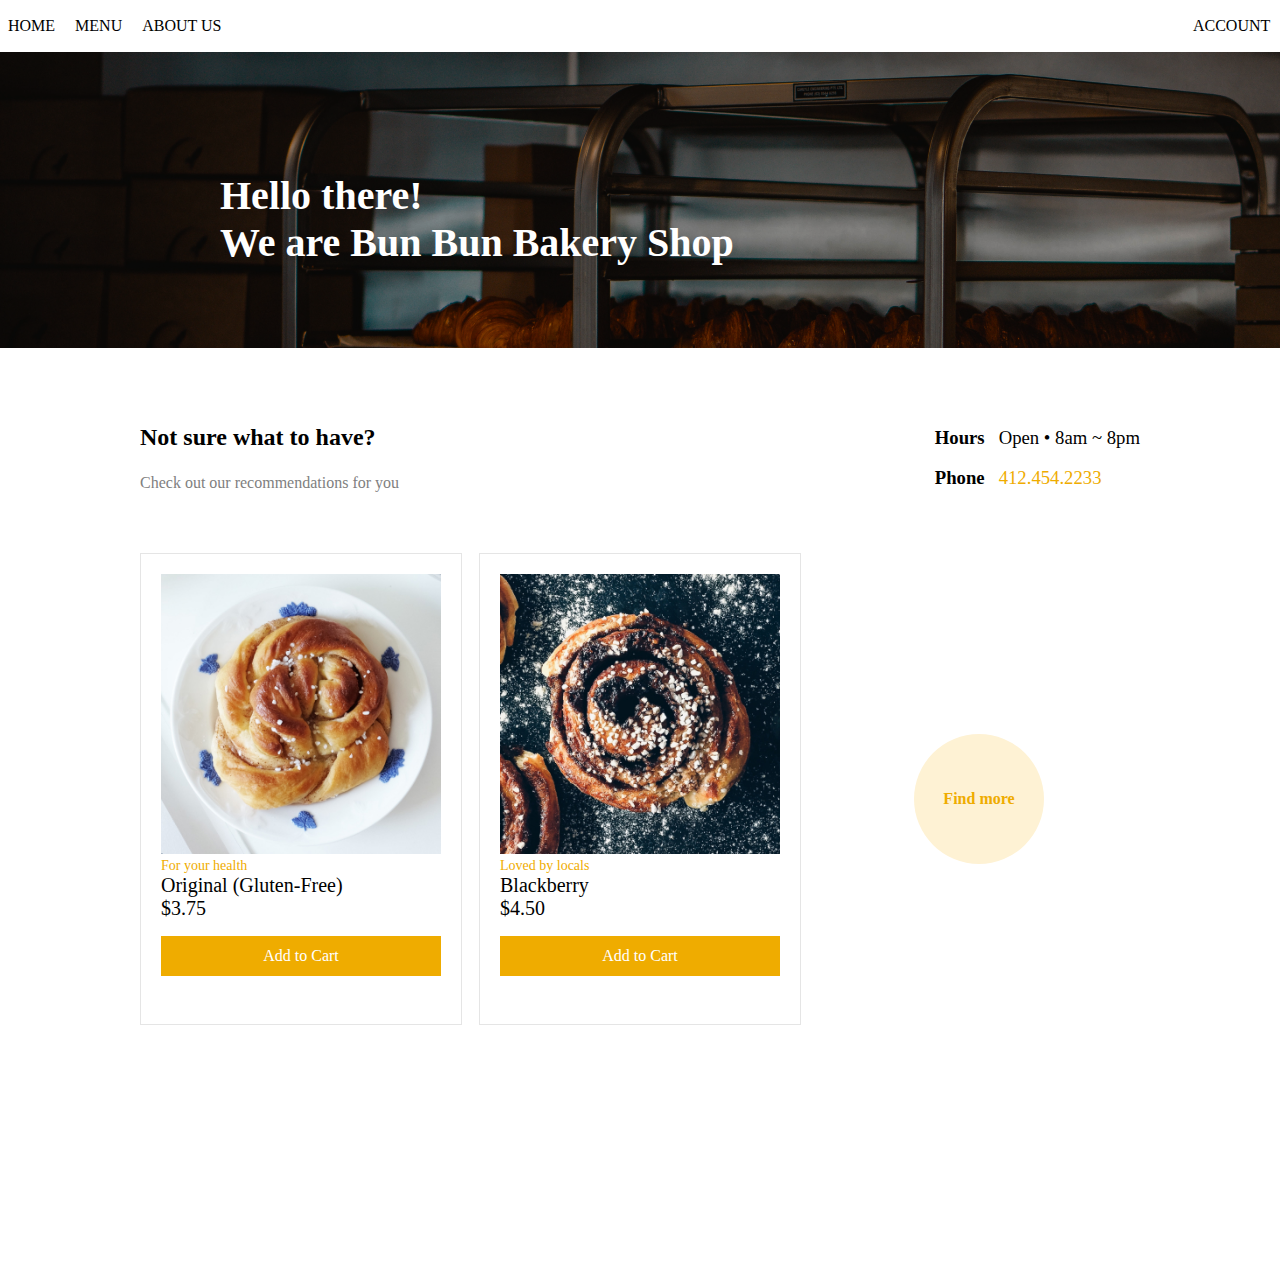
<file: index.html>
<!DOCTYPE html>
    <head>
        <link rel="stylesheet" href="styles.css">
    </head> 
    <body>
        <nav class="navBar">
            <div class="navBar__column">
                <a class="navBar__title" href="home.html">HOME</a>
                <a class="navBar__title" href="menu.html">MENU</a>
                <a class="navBar__title" href="about.html">ABOUT US</a>
            </div>   
            <div class="navBar__column">
                <a class="navBar__title" href="account.html">ACCOUNT</a>
                <a class="navBar__title" href="cart.html">CART</a> 
                <a class="navBar__title" href="location.html">LOCATION</a>                
            </div>
        </nav>
        <div class="hero--home">
            <img class="hero--home__img" src="images/home_hero.png" alt="bakery kitchen">
            <p class="hero--home__title"> 
                Hello there! <br> 
                We are Bun Bun Bakery Shop 
            </p>
        </div>
        <main>
            <section class="section--home">
                <div class="section--home row">
                    <div class="section--home__recommend">
                        <h1 class="section-heading">Not sure what to have?</h1>
                        <h5 class="section-subtitle">Check out our recommendations for you</h5>
                    </div>
                    <div class="section--home__operating-info"> 
                        <h3 class="section--home__operating-info__hours">Hours &nbsp;&nbsp;<span>Open • 8am ~ 8pm</span></h3>
                        <h3 class="section--home__operating-info__phone">Phone &nbsp;&nbsp;<span id="contact-phone">412.454.2233</span></h3>
                    </div>
                </div>
                <div id="content-container">
                    <div class="card menu-recommend">
                        <img class="menu-photo" src="images/menu_original.jpg" alt="topview of an original cinnamon roll">
                        <div class="recommend-topic">For your health</div>
                        <div class="menu-title">Original (Gluten-Free)</div>
                        <div class="menu-price">$3.75</div>
                        <div class="menu-btn">
                            <p class="menu-btn__title">Add to Cart</p>
                        </div> 
                    </div>
                    <div class="card menu-recommend">
                        <img class="menu-photo" src="images/menu_blackberry.jpg" alt="topview of a blackberry cinnamon roll">
                        <div class="recommend-topic">Loved by locals</div>
                        <div class="menu-title">Blackberry</div>
                        <div class="menu-price">$4.50</div>
                        <div class="menu-btn">
                            <p class="menu-btn__title">Add to Cart</p>
                        </div> 
                    </div>
                    <div class="btn-circle-area">
                        <div class="btn-circle">
                            <div class="btn-circle__title">Find more</div>
                        </div>
                    </div>
                </div>
            </section>
        </main>
        <footer>
        </footer>

    </body>
</html>
</file>
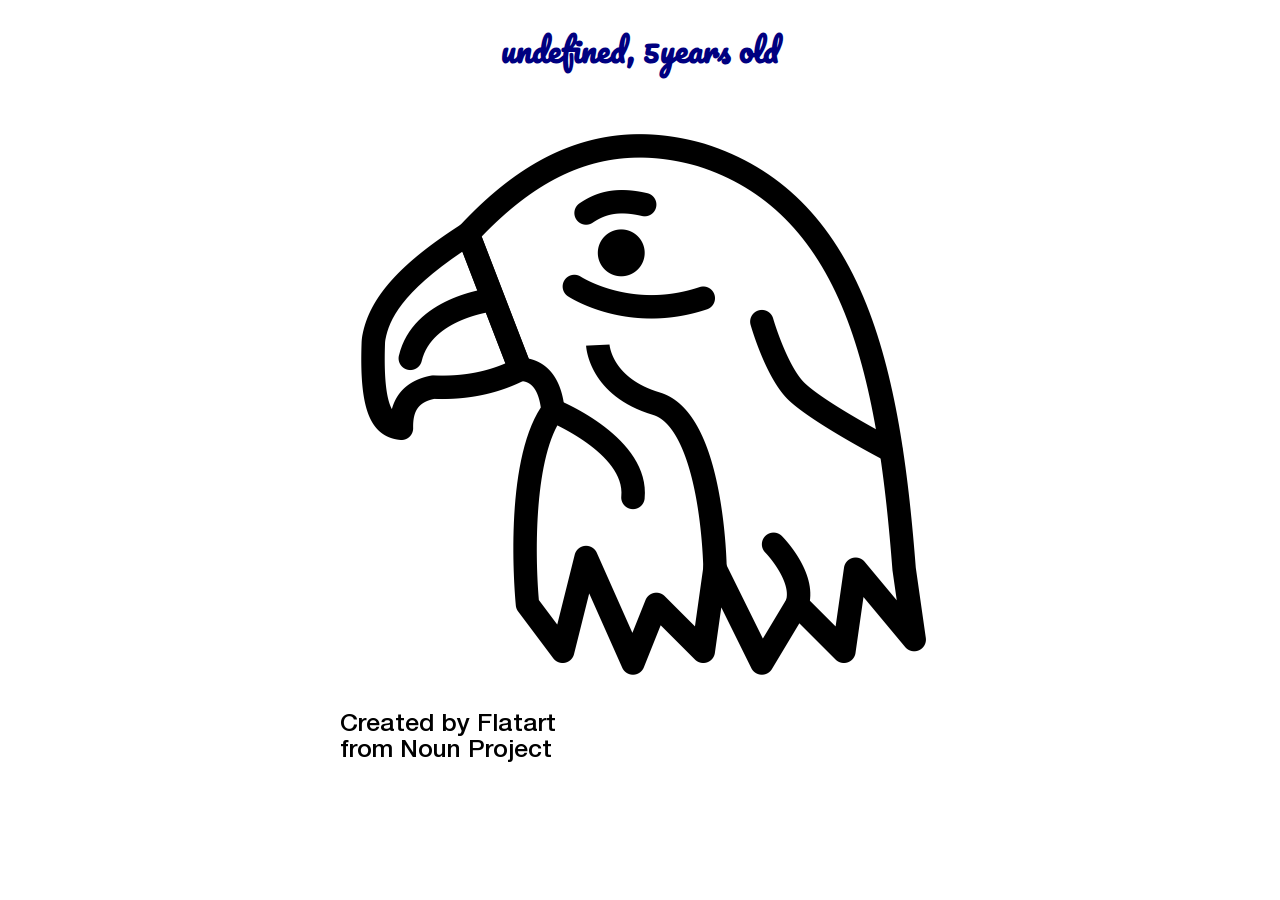
<file: pui_lab7_starter-main/index.html>
<!doctype html>
<html lang="en">
    <head>
        <title>Zookeeper</title>
        <!-- style -->
        <link rel="stylesheet" type="text/css" href="style.css">
        <link href="https://fonts.googleapis.com/css?family=Open+Sans+Condensed:300|Pacifico" rel="stylesheet">
        <!-- javascript -->
        <script src="main.js" type="text/javascript"></script>
    </head>

    <body onload="onLoad()">
        <!-- container for the whole page for styling -->
        <div id="container">
            <!-- animal information -->
            <div id="animal">
                <h1 id="animal-properties"></h1>
                <img id="animal-img" src="" alt="">
            </div>
        </div>
    </body>
</html>
</file>
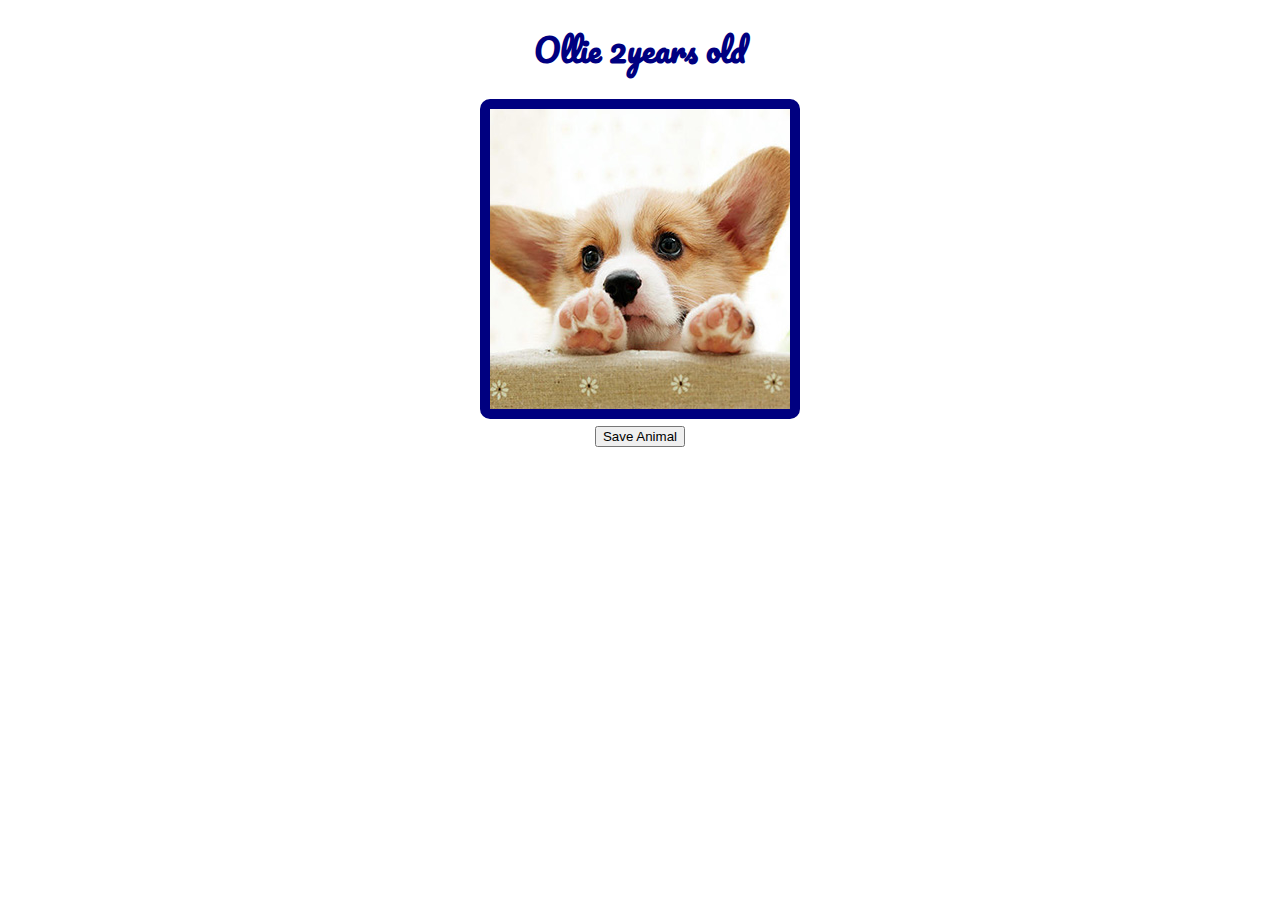
<file: pui_lab_week8/index.html>
<!doctype html>
<html lang="en">
    <head>
        <title>Zookeeper</title>
        <!-- style -->
        <link rel="stylesheet" type="text/css" href="style.css">
        <link href="https://fonts.googleapis.com/css?family=Open+Sans+Condensed:300|Pacifico" rel="stylesheet">
        <!-- javascript -->
        <script src="main.js" type="text/javascript"></script>
    </head>

    <body onload="onLoad()">
        <!-- container for the whole page for styling -->
        <div id="container">
            <!-- animal information -->
            <div id="animal">
                <h1 id="animal-properties"></h1>
                <img id="animal-img" src="" alt="">
            </div>
            <button id="btn-storage">Save animal</button>
            <p id="result"></p>
        </div>
    </body>
</html>
</file>
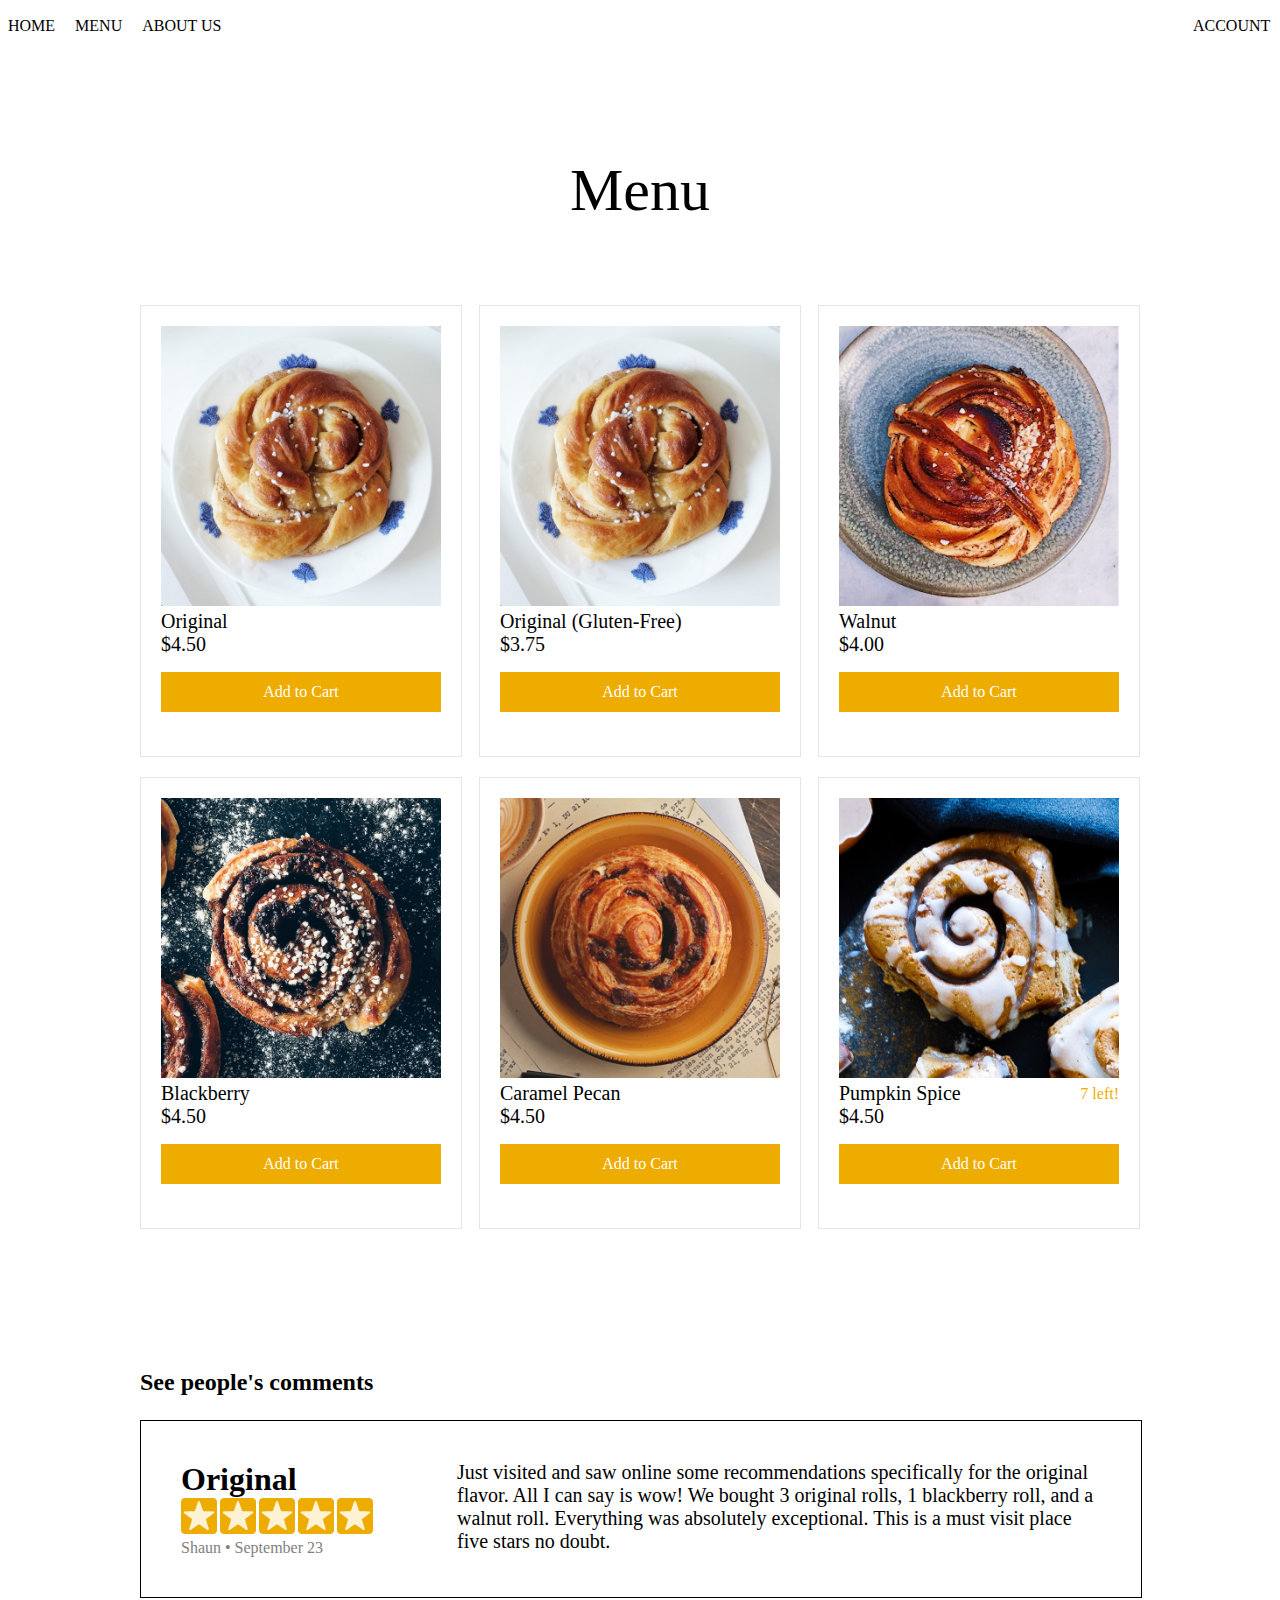
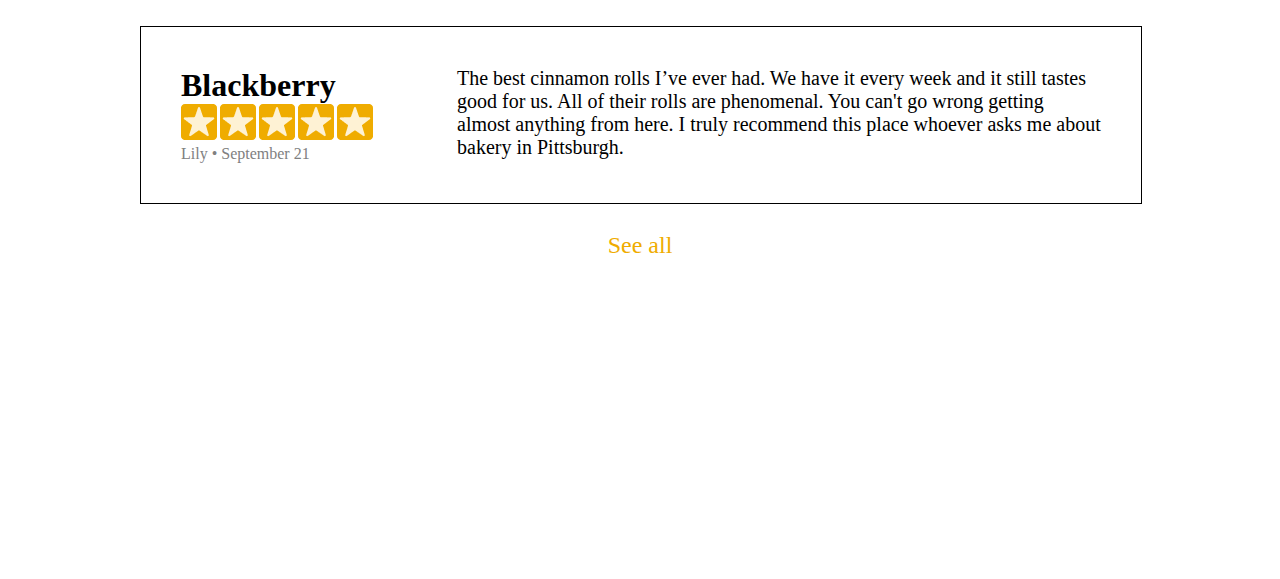
<file: menu.html>
<!DOCTYPE html>
    <head>
        <link rel="stylesheet" href="styles.css">
    </head> 
    <body>
        <nav class="navBar">
            <div class="navBar__column">
                <a class="navBar__title" href="index.html">HOME</a>
                <a class="navBar__title" href="menu.html">MENU</a>
                <a class="navBar__title" href="about.html">ABOUT US</a>
            </div>   
            <div class="navBar__column">
                <a class="navBar__title" href="account.html">ACCOUNT</a>
                <a class="navBar__title" href="cart.html">CART</a> 
                <a class="navBar__title" href="location.html">LOCATION</a>                
            </div>
        </nav>
        <main>
            <div class="page-title">
                Menu
            </div>
            <section id="content-container">
                <div class="card menu">
                    <img class="menu-photo" src="images/menu_original.jpg" alt="topview of an original cinnamon roll">
                    <div class="menu-title">Original</div>
                    <div class="menu-price">$4.50</div>
                    <div class="menu-btn">
                        <p class="menu-btn__title">Add to Cart</p>
                    </div> 
                </div>
                <div class="card menu">
                    <img class="menu-photo" src="images/menu_original.jpg" alt="topview of an original gluten-free cinnamon roll">
                    <div class="menu-title">Original (Gluten-Free)</div>
                    <div class="menu-price">$3.75</div>
                    <a class="menu-btn" href="product.html">
                        <p class="menu-btn__title">Add to Cart</p>
                    </a>
                </div>
                <div class="card menu">
                    <img class="menu-photo" src="images/menu_walnut.jpg" alt="topview of a walnut cinnamon roll">
                    <div class="menu-title">Walnut</div>
                    <div class="menu-price">$4.00</div>
                    <div class="menu-btn">
                        <p class="menu-btn__title">Add to Cart</p>
                    </div> 
                </div>
                <div class="card menu">
                    <img class="menu-photo" src="images/menu_blackberry.jpg" alt="topview of a blackberry cinnamon roll">
                    <div class="menu-title">Blackberry</div>
                    <div class="menu-price">$4.50</div>
                    <div class="menu-btn">
                        <p class="menu-btn__title">Add to Cart</p>
                    </div> 
                </div>
                <div class="card menu">
                    <img class="menu-photo" src="images/menu_caramel.jpg" alt="topview of a caramel pecan cinnamon roll">
                    <div class="menu-title">Caramel Pecan</div>
                    <div class="menu-price">$4.50</div>
                    <div class="menu-btn">
                        <p class="menu-btn__title">Add to Cart</p>
                    </div> 
                </div>
                <div class="card menu">
                    <img class="menu-photo" src="images/menu_pumpkin.jpg" alt="topview of a pumpkin spice cinnamon roll">
                    <div class="menu-title-status">
                        <div class="menu-title">Pumpkin Spice</div>
                        <div class="menu-status">7 left!</div>
                    </div>
                    <div class="menu-price">$4.50</div>
                    <div class="menu-btn">
                        <p class="menu-btn__title">Add to Cart</p>
                    </div> 
                </div>
            </section>
            <section>
                <div id="section-heading--review">
                    <div class="section-heading"> See people's comments </div>
                </div>
                <div class="review">
                    <div class="review__column first">
                        <div>
                            <div class="review-title">
                                Original
                            </div>
                            <img class="review-ratings" src="images/ratings-star.png" alt="5 stars review">
                        </div>
                        <div class="review-date">
                            Shaun • September 23
                        </div>
                    </div>
                    <div class="review__column">
                        <div class="review-detail">
                            Just visited and saw online some recommendations specifically for the original flavor. 
                            All I can say is wow! We bought 3 original rolls, 1 blackberry roll, and a walnut roll. 
                            Everything was absolutely exceptional. This is a must visit place five stars no doubt.
                        </div>
                    </div>
                </div>
                <div class="review">
                    <div class="review__column first">
                        <div>
                            <div class="review-title">
                                Blackberry
                            </div>
                            <img class="review-ratings" src="images/ratings-star.png" alt="5 stars review">
                        </div>
                        <div class="review-date">
                            Lily • September 21
                        </div>
                    </div>
                    <div class="review__column">
                        <div class="review-detail">
                            The best cinnamon rolls I’ve ever had. We have it every week and it still tastes good for us. 
                            All of their rolls are phenomenal. You can't go wrong getting almost anything from here. 
                            I truly recommend this place whoever asks me about bakery in Pittsburgh.
                        </div>
                    </div>
                </div>
                <div class="review-more">
                    See all
                <div>
                <div>
            </section>
        </main>
        <footer>
        </footer>
    </body>
</html>
</file>
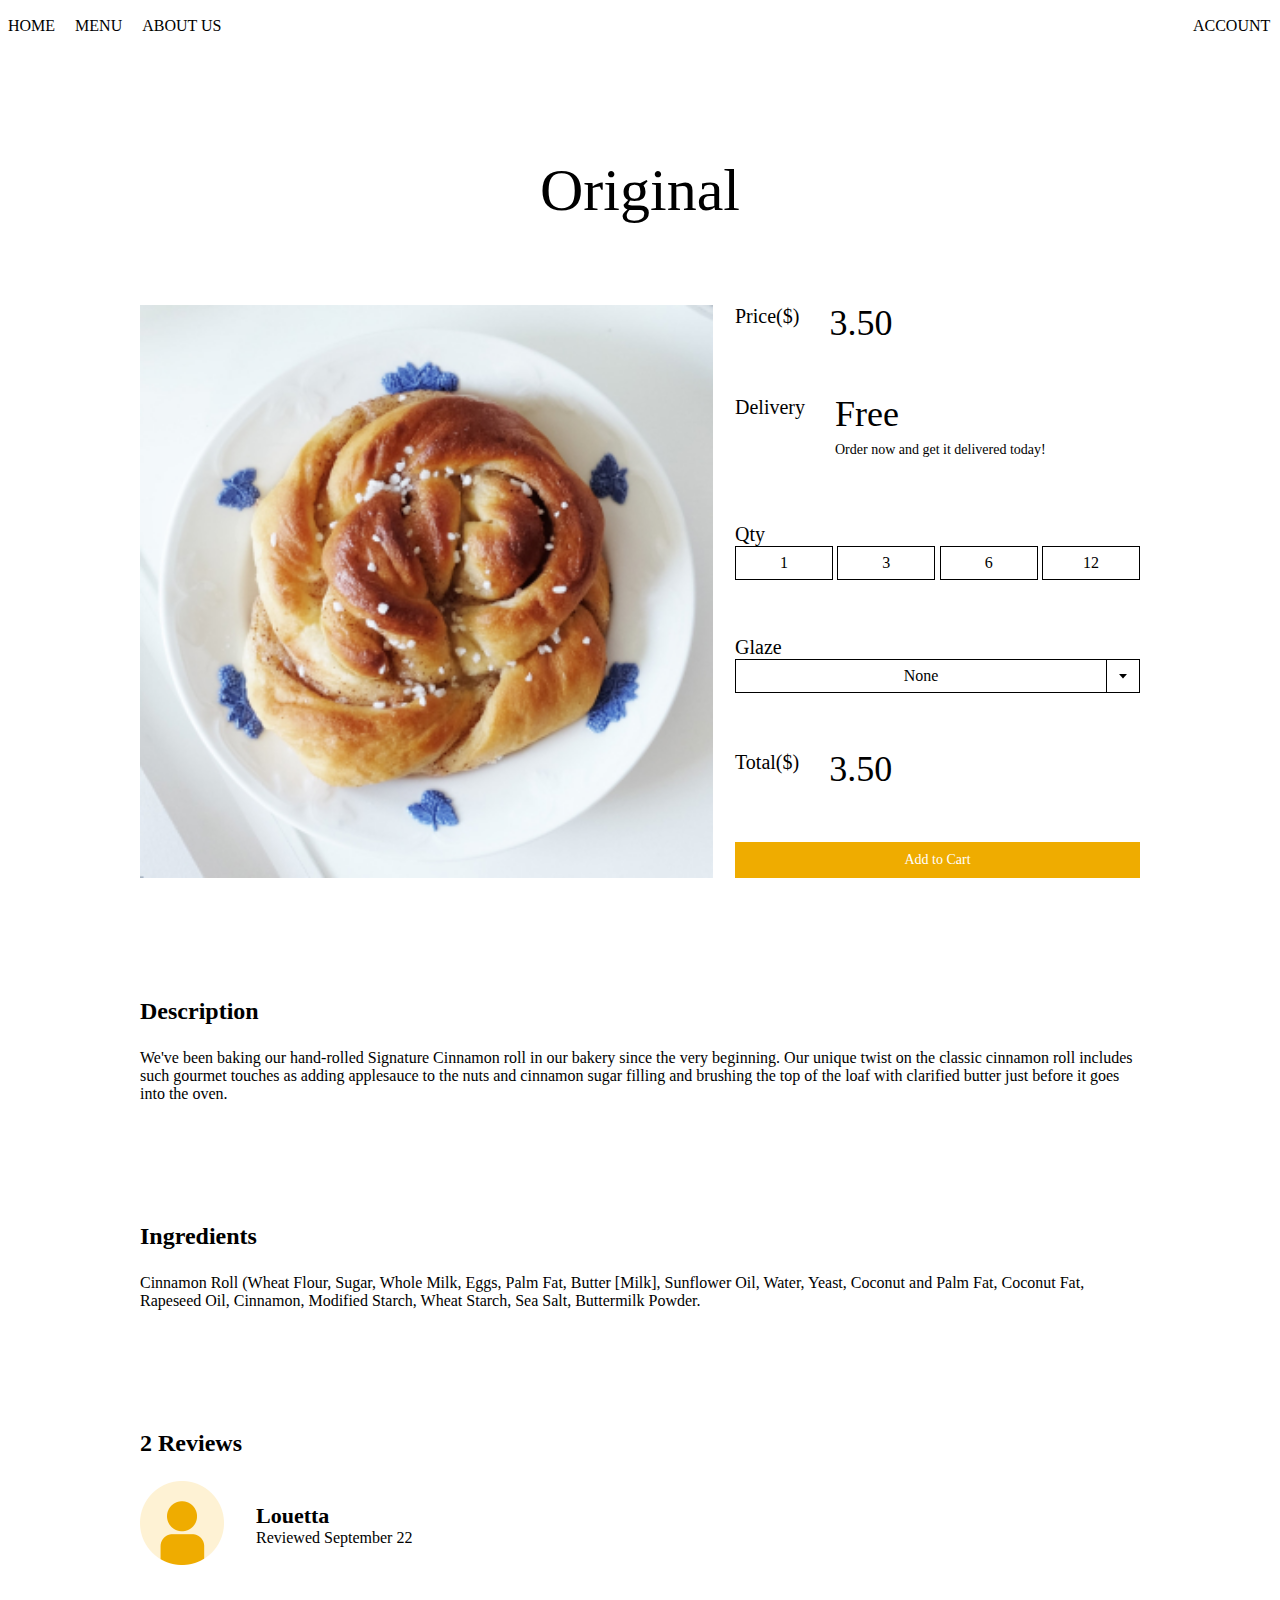
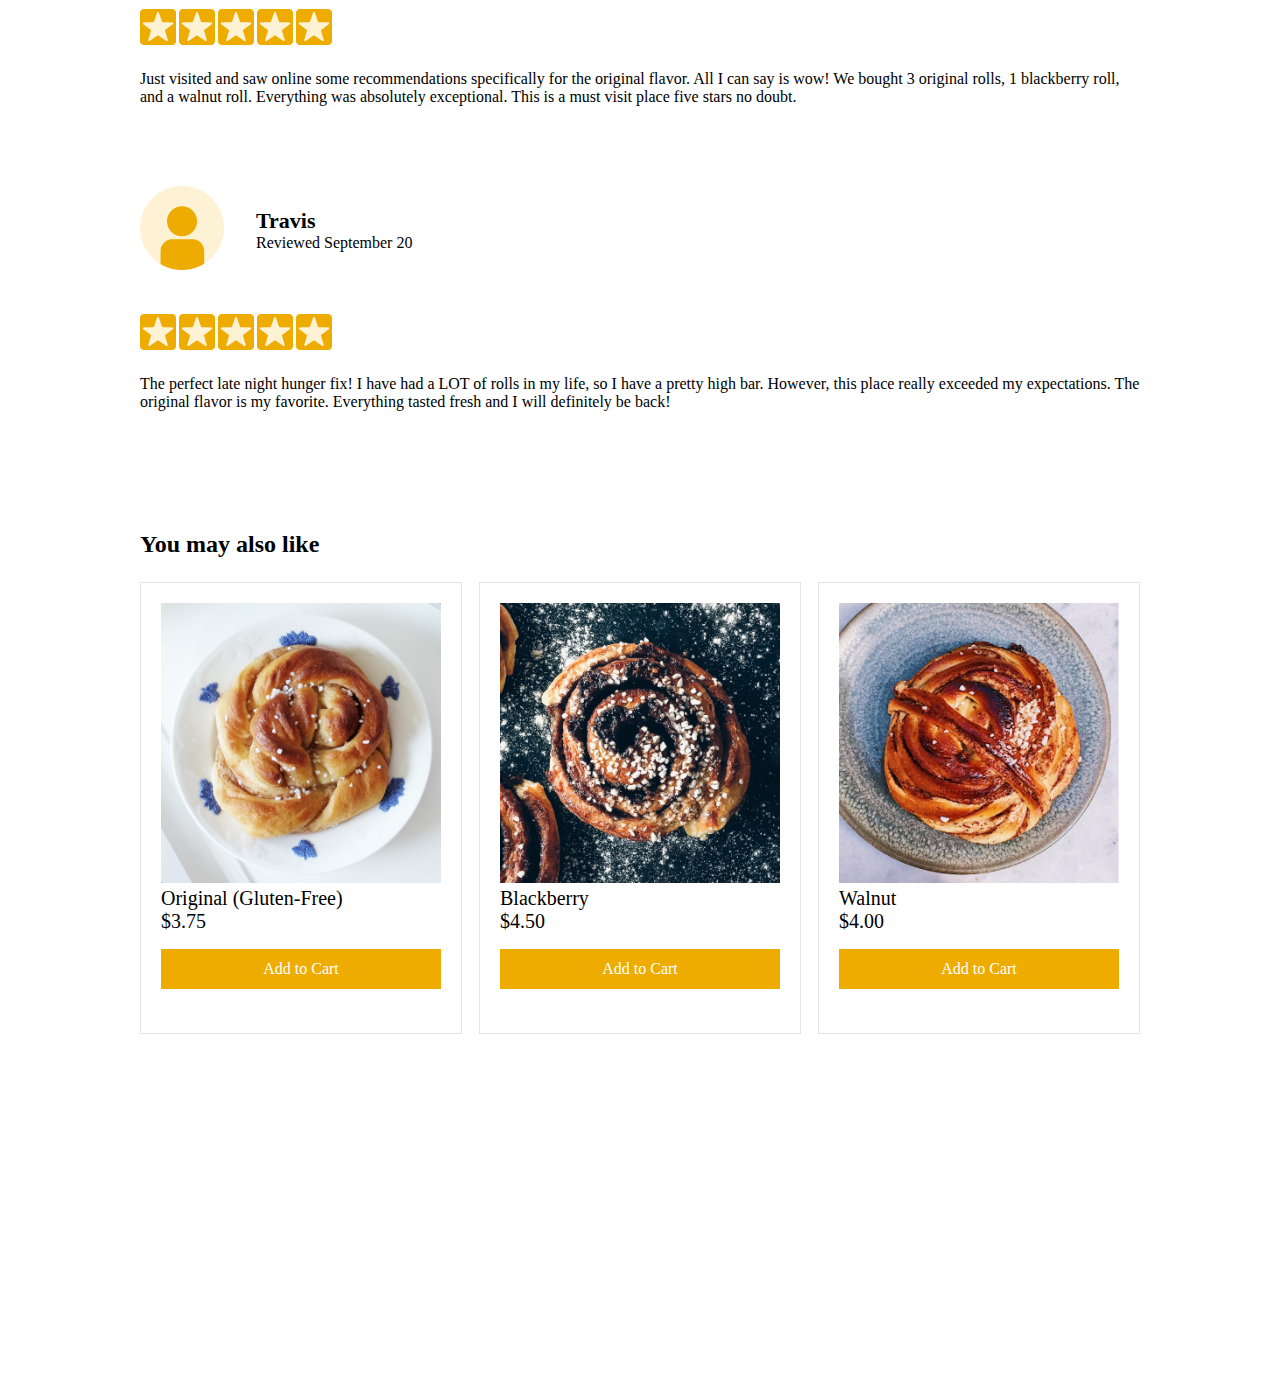
<file: product.html>
<!DOCTYPE html>
    <head>
         <link rel="stylesheet" href="styles.css">
    </head> 
    <body>
        <nav class="navBar">
            <div class="navBar__column">
                <a class="navBar__title" href="index.html">HOME</a>
                <a class="navBar__title" href="menu.html">MENU</a>
                <a class="navBar__title" href="about.html">ABOUT US</a>
            </div>   
            <div class="navBar__column">
                <a class="navBar__title" href="account.html">ACCOUNT</a>
                <a class="navBar__title" href="cart.html">CART</a> 
                <a class="navBar__title" href="location.html">LOCATION</a>                
            </div>
        </nav>
        <main>
            <div class="page-title">
                Original
            </div>
            <section id="content-container">
                <div class="content-container__column">
                    <img class="product-photo" src="images/menu_original.jpg"  alt="topview of an original cinnamon roll">
                </div>
                <div class="content-container__column">
                    <div class="product-option">
                        <div class="option-title">
                            Price($)
                        </div>
                        <div class="option-content">
                            3.50
                        </div>
                    </div>
                    <div class="product-option">
                        <div class="option-title">
                            Delivery
                        </div>
                        <div class="option-content">
                            Free <br>
                            <p class="option-content--delivery-info"> Order now and get it delivered today!</p>
                        </div>    
                    </div>
                    <div class="product-option--qty">
                        <div class="option-title">
                            Qty
                        </div>
                        <div class="option-content--qty">
                            <div class="option-content--qty__btn">
                                1
                            </div>
                            <div class="option-content--qty__btn">
                                3
                            </div>
                            <div class="option-content--qty__btn">
                                6
                            </div>
                            <div class="option-content--qty__btn">
                                12
                            </div>                            
                        </div>
                    </div>
                    <div class="product-option--glaze">
                        <div class="option-title">
                            Glaze
                        </div>   
                        <div class="option-content--glaze">
                            <div class="option-content-glaze__dropdown">
                                None
                            </div>
                            <div class="option-content-glaze__chevron">
                                <img class="chevron" src="images/chevron.png">
                            </div>
                        </div> 
                    </div>
                    <div class="product-option">
                        <div class="option-title">
                            Total($)
                        </div>
                        <div class="option-content">
                            3.50
                        </div>
                    </div>
                    <div class="product-option__cart-btn">
                        Add to Cart
                    </div>
                </div>
            </section>

            <section>
                <div id="section-heading--description">
                    <div class="section-heading">
                        Description
                    </div>
                </div>
                <div class="description">
                    We've been baking our hand-rolled Signature Cinnamon roll in our bakery since the very beginning. 
                    Our unique twist on the classic cinnamon roll includes such gourmet touches as adding applesauce 
                    to the nuts and cinnamon sugar filling and brushing the top of the loaf with clarified butter just 
                    before it goes into the oven.
                </div>
            </section>

            <section>
                <div id="section-heading--ingredients">
                    <div class="section-heading">
                        Ingredients
                    </div>
                </div>
                <div class="ingredients">
                    Cinnamon Roll (Wheat Flour, Sugar, Whole Milk, Eggs, Palm Fat, Butter [Milk], Sunflower Oil, Water, Yeast,
                    Coconut and Palm Fat, Coconut Fat, Rapeseed Oil, Cinnamon, Modified Starch, Wheat Starch, Sea Salt, Buttermilk Powder.
                </div>
            </section>

            <section>
                <div id="section-heading--review">
                    <div class="section-heading"> 2 Reviews </div>
                </div>
                <div class="review--avatar">
                    <div class="review--avatar__personal-info">
                        <div class="review--avatar__column">
                            <img class="review--avatar-icon" src="images/avatar.png">
                        </div>
                        <div class="review--avatar__column">
                            <div class="review--avatar-name">
                                Louetta
                            </div>
                            <div class="review--avatar-date">
                                Reviewed September 22
                            </div>
                        </div>    
                    </div>
                    <div class="reveiew--avatar__ratings">
                        <img class="review-ratings" src="images/ratings-star.png">
                    </div>
                    <div class="review--avatar__detail">
                        Just visited and saw online some recommendations specifically for the original flavor. 
                        All I can say is wow! We bought 3 original rolls, 1 blackberry roll, and a walnut roll. 
                        Everything was absolutely exceptional. This is a must visit place five stars no doubt.
                    </div>
                </div>
                <div class="review--avatar">
                    <div class="review--avatar__personal-info">
                        <div class="review--avatar__column">
                            <img class="review--avatar-icon" src="images/avatar.png">
                        </div>
                        <div class="review--avatar__column">
                            <div class="review--avatar-name">
                                Travis
                            </div>
                            <div class="review--avatar-date">
                                Reviewed September 20
                            </div>
                        </div>    
                    </div>
                    <div class="reveiew--avatar__ratings">
                        <img class="review-ratings" src="images/ratings-star.png">
                    </div>
                    <div class="review--avatar__detail">
                        The perfect late night hunger fix! I have had a LOT of rolls in my life, so I have a pretty high bar. 
                        However, this place really exceeded my expectations. The original flavor is my favorite. Everything tasted fresh 
                        and I will definitely be back! 
                    </div>
                </div>
            </section>

            <section>
                <div id="section-heading--review">
                    <div class="section-heading"> You may also like </div>
                </div>
                <div id="content-container">
                    <div class="card menu">
                        <img class="menu-photo" src="images/menu_original.jpg" alt="topview of an original cinnamon roll">
                        <div class="menu-title">Original (Gluten-Free)</div>
                        <div class="menu-price">$3.75</div>
                        <div class="menu-btn">
                            <p class="menu-btn__title">Add to Cart</p>
                        </div> 
                    </div>
                    <div class="card menu">
                        <img class="menu-photo" src="images/menu_blackberry.jpg" alt="topview of a blackberry cinnamon roll">
                        <div class="menu-title">Blackberry</div>
                        <div class="menu-price">$4.50</div>
                        <div class="menu-btn">
                            <p class="menu-btn__title">Add to Cart</p>
                        </div> 
                    </div>
                    <div class="card menu">
                        <img class="menu-photo" src="images/menu_walnut.jpg"  alt="topview of a walnut cinnamon roll">
                        <div class="menu-title">Walnut</div>
                        <div class="menu-price">$4.00</div>
                        <div class="menu-btn">
                            <p class="menu-btn__title">Add to Cart</p>
                        </div> 
                    </div>
                </div>
            </section>
        </main>
        <footer>
        </footer>
    </body>
</html>
</file>
<file: styles.css>
a {
  text-decoration: none;
  color: black;
}

body {
  font-family: "poppins";
  max-width: max-content;
  min-height: 100vh;
  margin: auto;
  display: flex;
  flex-direction: column;
  overscroll-behavior-y: none;
}

.btn-circle {
  width: 130px;
  height: 130px;
  border-radius: 50%;
  background-color: #fef2d4;
}

.btn-circle-area {
  width: 322px;
  height: 472px;
  display: flex;
  justify-content: center;
  align-items: center;
}

.btn-circle__title {
  font-weight: 700;
  color: #efac00;
  display: flex;
  align-items: center;
  justify-content: center;
  height: 100%;
  text-align: center;
}

.card {
  border: 1px solid #e5e5e5;
  padding: 20px;
  width: 280px;
  /* height: 430px; */
}

.card.menu {
  height: 410px;
}

.card.menu-recommend {
  height: 430px;
}

.card h3 {
  margin: 0px;
}

/* .card h6 {
  color: #efac00;
  margin: 0;
} */

.card.menu-recommend,
.card.menu {
  margin-bottom: 20px;
}

#contact-phone {
  color: #efac00;
}

#content-container {
  max-width: 1000px;
  display: flex;
  flex-direction: row;
  justify-content: space-between;
  align-items: center;
  flex-wrap: wrap;
  margin-left: auto;
  margin-right: auto;
}

.content-container__column {
  /* width: 405px; */
  height: 573px;
  display: flex;
  /* justify-content: center; */
  align-items: center;
  flex-direction: column;
  justify-content: space-between;
}

.description {
  width: 1000px;
  margin: auto;
}

footer {
  margin-top: auto;
  width: 1000px;
  min-height: 200px;
}

.hero--home {
  height: 296px;
  margin-bottom: 60px;
}

.hero--home__title {
  position: relative;
  left: 220px;
  bottom: 220px;
  font-size: 40px;
  font-weight: 600;
  color: white;
}

.ingredients {
  width: 1000px;
  margin: auto;
}

.menu-btn {
  display: block;
  background-color: #efac00;
}

.menu-btn__title {
  text-align: center;
  line-height: 40px;
  color: white;
}

.menu-status {
  color: #efac00;
}

.menu-title {
  font-size: 20px;
  font-weight: 400;
}

.menu-title-status {
  display: flex;
  justify-content: space-between;
  align-items: center;
}

.menu-photo {
  width: 280px;
  height: 280px;
}

.menu-price {
  font-size: 20px;
  font-weight: 400;
  /* margin-bottom: 10px; */
}

.navBar {
  display: flex;
  justify-content: space-between;
  align-items: center;
  width: 1440px;
  height: 52px;
}

.navBar__column {
  display: inline-block;
}

.navBar__title {
  margin: 8px;
}

.option {
  display: flex;
}

.option-content {
  font-size: 36px;
  line-height: 36px;
}

.option-content--delivery-info {
  font-size: 14px;
  margin: 0px;
}

.option-content--qty {
  display: flex;
  justify-content: space-between;
}

.option-content--qty__btn {
  width: 96px;
  height: 32px;
  text-align: center;
  line-height: 32px;
  border: 1px solid black;
}

.option-content--glaze {
  display: flex;
  justify-content: space-between;
}

.option-content-glaze__dropdown {
  width: 375px;
  height: 32px;
  text-align: center;
  line-height: 32px;
  border: 1px solid black;
}

.option-content-glaze__chevron img {
  width: 32px;
  height: 32px;
  outline: 1px solid black;
  /* border: 1px solid red; */
  margin-top: 1px;
  margin-right: 1px;
}

.option-title {
  font-size: 20px;
  align-items: flex-start;
}

p {
  color: black;
}

.page-title {
  display: flex;
  flex-direction: column;
  align-items: center;
  font-weight: 100;
  font-size: 60px;
  margin-left: auto;
  margin-right: auto;
  margin-bottom: 80px;
  margin-top: 104px;
}

.product-option {
  display: flex;
  align-items: flex-start;
  width: 405px;
  gap: 30px;
}

.product-option__cart-btn {
  width: 405px;
  height: 36px;
  text-align: center;
  font-size: 14px;
  color: white;
  line-height: 36px;
  font-weight: 400;
  background-color: #efac00;
}

.product-option--qty {
  width: 405px;
}

.product-option--glaze {
  width: 405px;
}

.product-photo {
  width: 573px;
  height: 573px;
}

section {
  width: 1000px;
  margin: auto;
  margin-bottom: 120px;
}

.section-heading {
  font-size: 24px;
  font-weight: 700;
  margin-bottom: 24px;
}

.section--home {
  margin-bottom: 35px;
}

.section-subtitle {
  font-size: 16px;
  font-weight: 400;
  line-height: 16px;
  margin-top: 0px;
  color: #808080;
}

.section--home__operating-info__hours span {
  font-weight: 400;
}

.section--home__operating-info__phone span {
  font-weight: 400;
}

/* #section-heading--review {
  width: 1000px;
  margin-left: auto;
  margin-right: auto;
} */

#section-heading--review,
#section-heading--description,
#section-heading--ingredients {
  width: 1000px;
  margin-left: auto;
  margin-right: auto;
}

.recommend-topic {
  font-size: 14px;
  font-weight: 400;
  color: #efac00;
}

.review {
  display: flex;
  justify-content: space-between;
  width: 1000px;
  border: 1px solid black;
  margin-left: auto;
  margin-right: auto;
  margin-bottom: 28px;
}

.review-more {
  text-align: center;
  font-size: 24px;
  font-weight: 400;
  color: #efac00;
}

.review__column {
  padding: 40px;
}

.review__column.first {
  display: flex;
  flex-direction: column;
  justify-content: space-between;
}

.review--avatar {
  width: 1000px;
  margin: auto;
  margin-bottom: 80px;
}

.review--avatar__detail {
  font-weight: 400;
  font-size: 16px;
}

.review--avatar-name {
  font-size: 22px;
  font-weight: 600;
}

.review--avatar-icon {
  width: 84px;
  height: 84px;
}

.review--avatar__personal-info {
  display: flex;
  align-items: center;
  /* width: 1000px; */
  /* margin: auto; */
  gap: 32px;
  margin-bottom: 40px;
}

.reveiew--avatar__ratings {
  margin-bottom: 20px;
}

.review-date {
  color: #808080;
}

.review-detail {
  width: 644px;
  font-size: 20px;
  font-weight: 400;
}

.review-title {
  font-size: 32px;
  font-weight: 600;
}

.review-ratings {
  width: 192px;
  height: 37px;
}

.row {
  display: flex;
  justify-content: space-between;
}
</file>
<file: pui_lab7_starter-main/style.css>
body {
  font-family: "Open Sans Condensed", sans-serif;
  color: navy;
}

#container {
  margin: 0 auto;
  width: 80%;
  text-align: center;
}

h1 {
  font-family: "Pacifico", cursive;
}

#animal {
}

#animal-img {
}

#animal-properties {
}
</file>
<file: pui_lab_week8/style.css>
body {
    font-family: 'Open Sans Condensed', sans-serif;
    color: navy;
}

#container {
    margin: 0 auto;
    width: 80%;
    text-align: center;
}

h1 {
    font-family: 'Pacifico', cursive;
}

#animal-img {
    border: 10px solid navy;
    border-radius: 10px;
}
</file>
